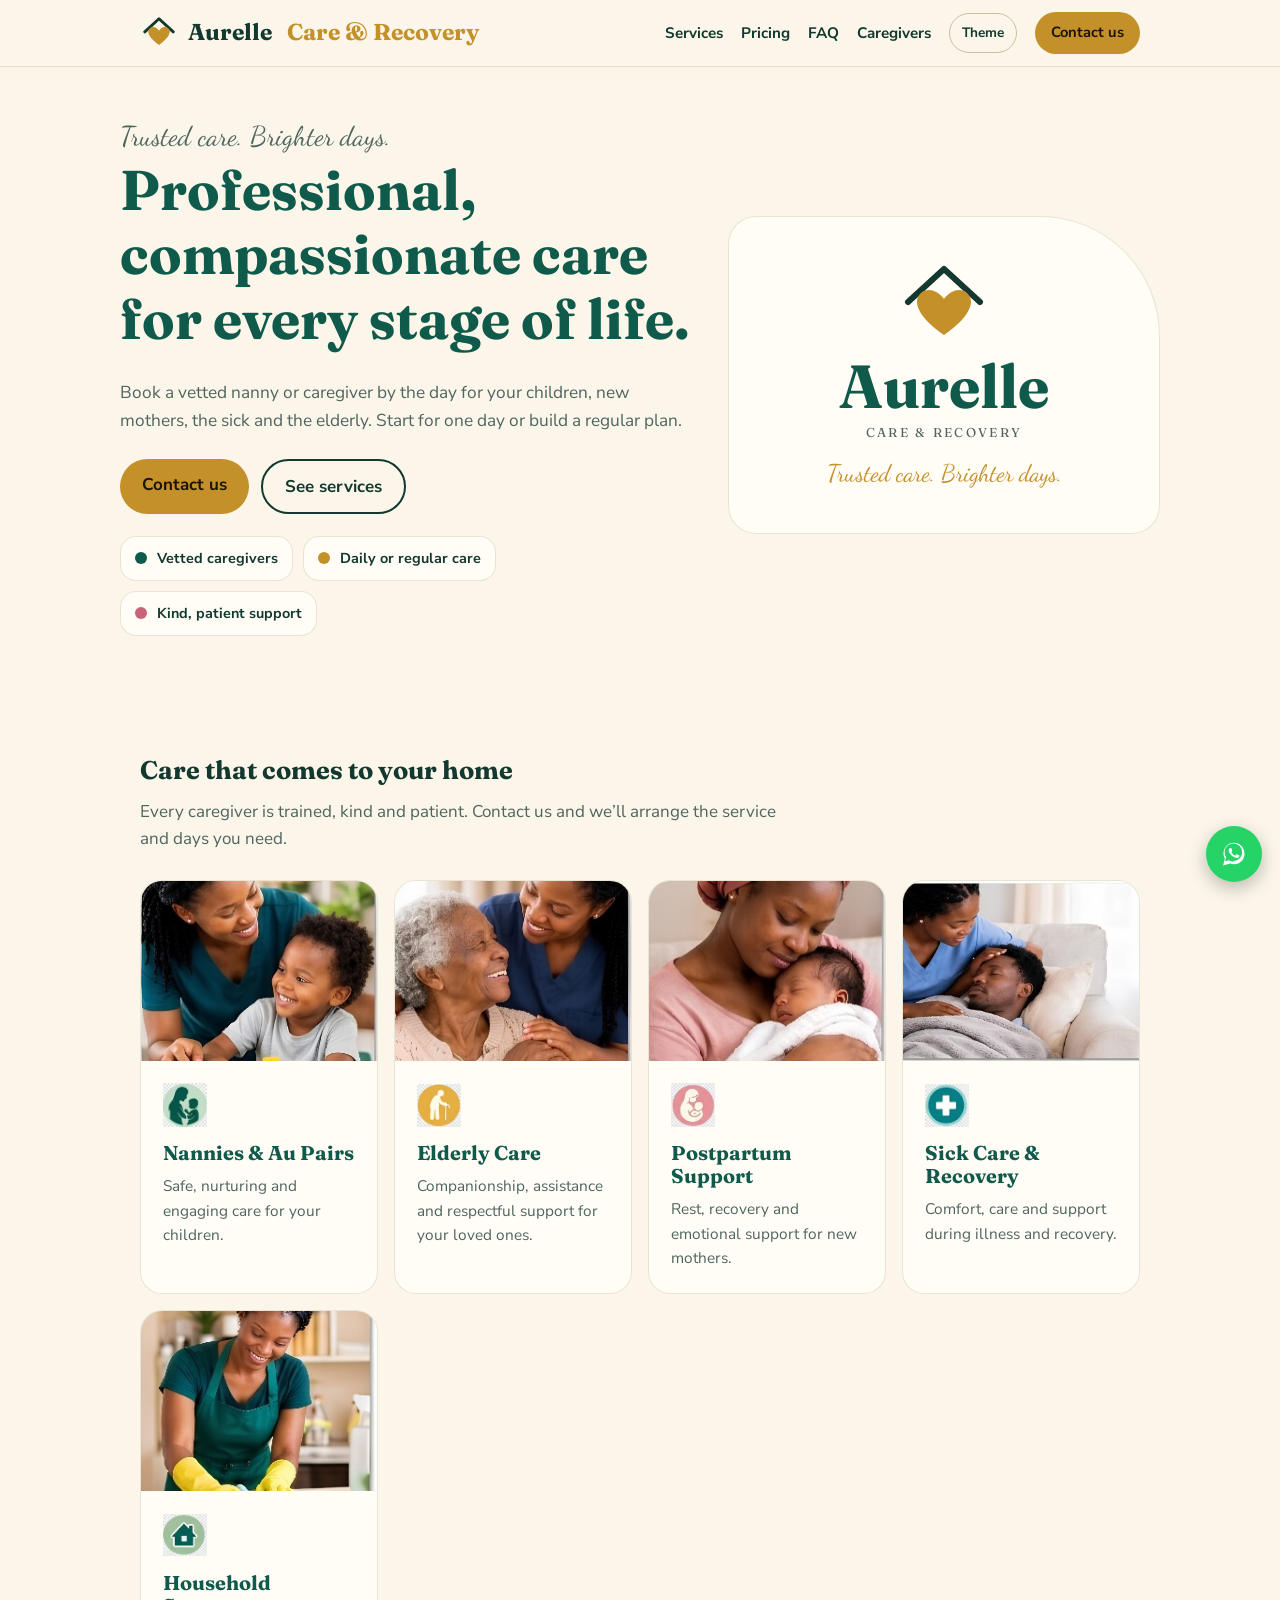
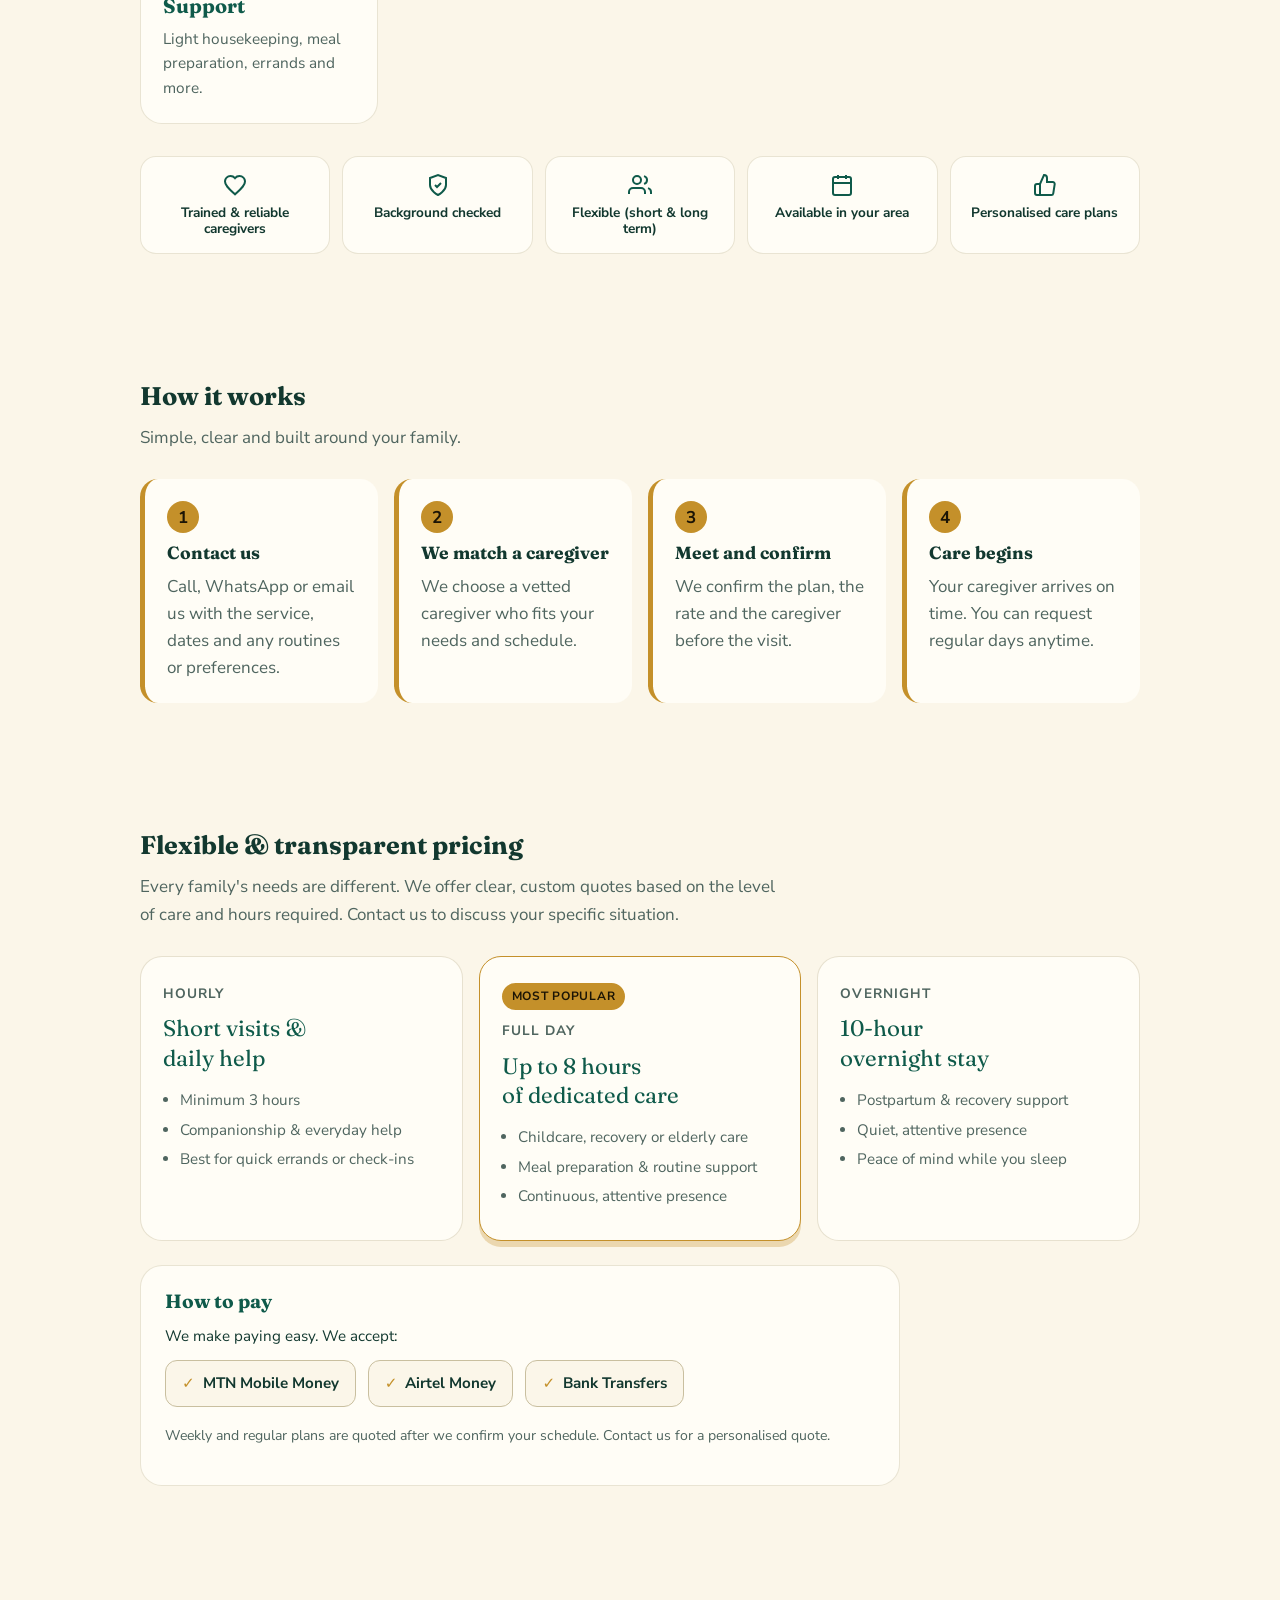
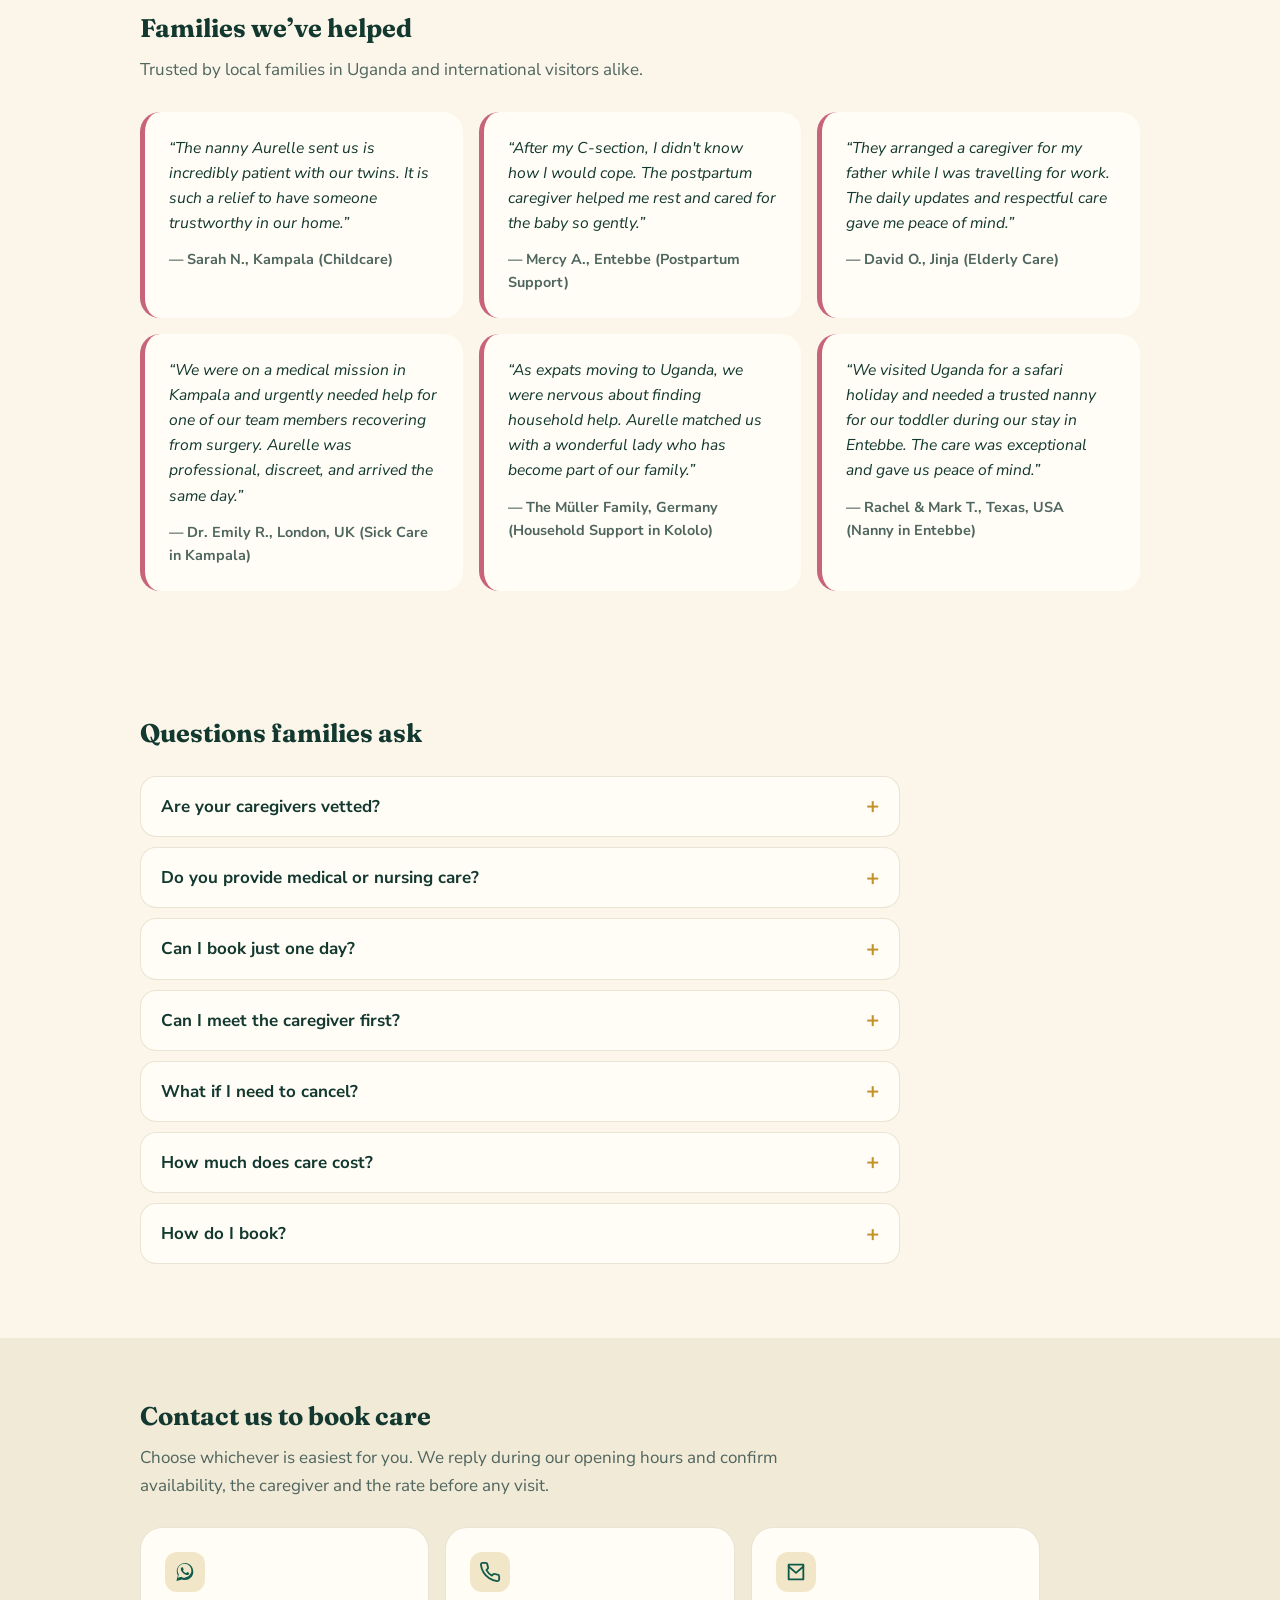
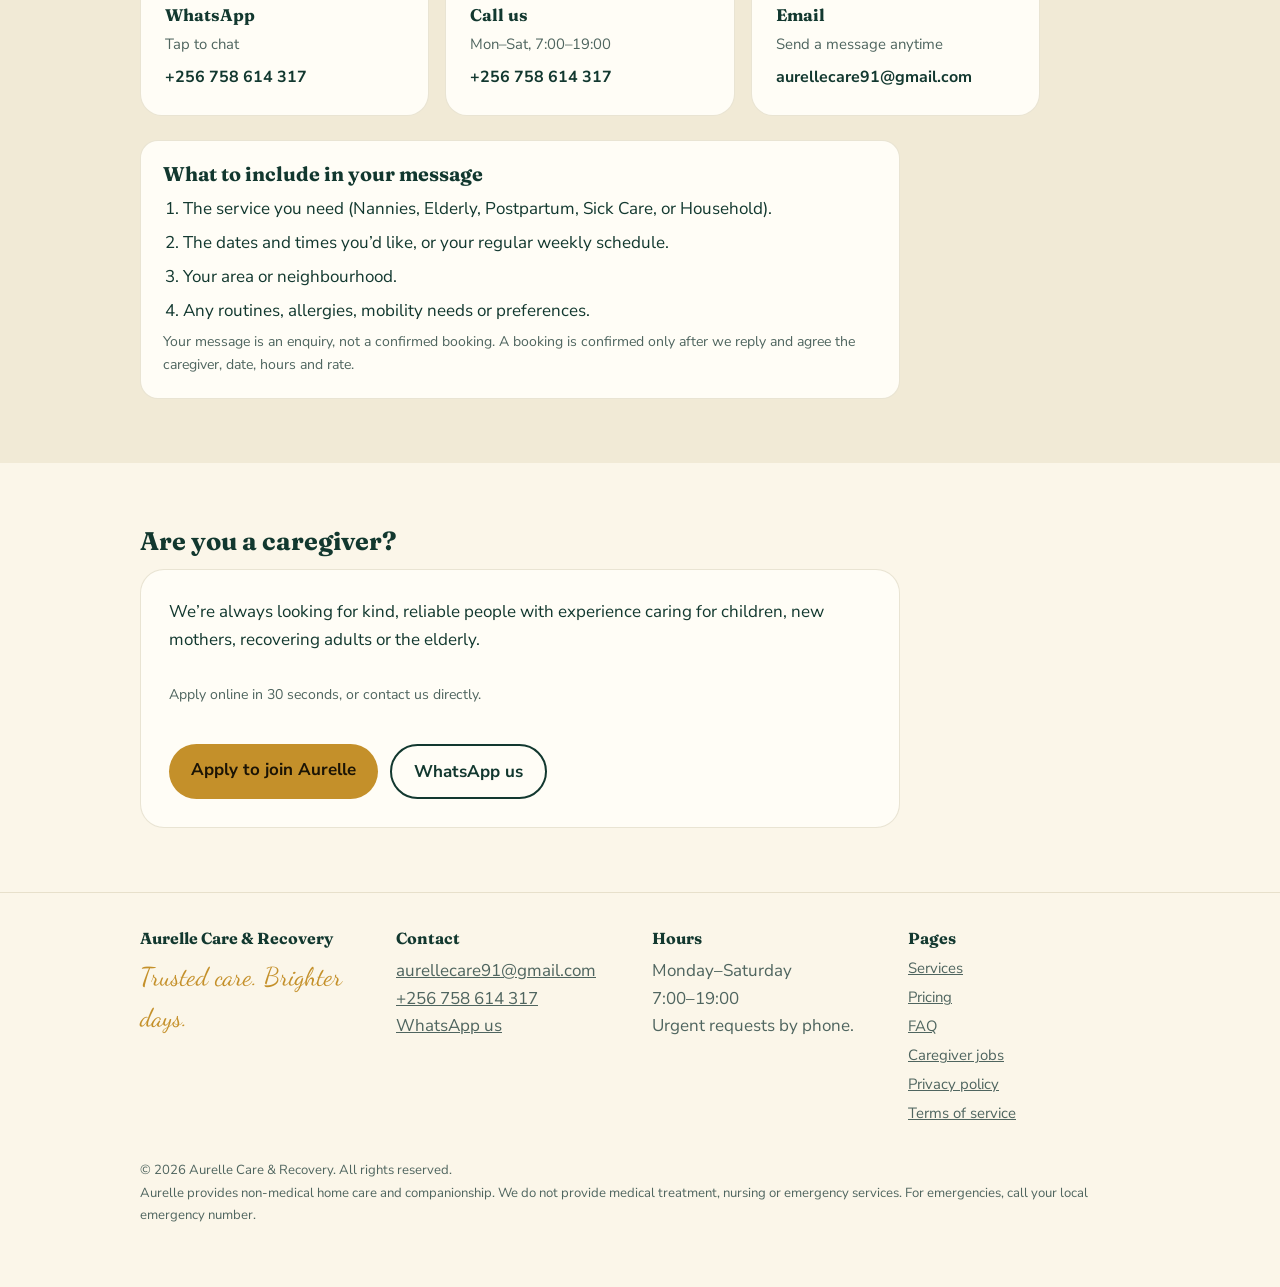
<file: index.html>
<!DOCTYPE html>
<html lang="en">
<head>
<meta charset="utf-8">
<meta name="viewport" content="width=device-width, initial-scale=1, viewport-fit=cover">
<title>Aurelle Care &amp; Recovery | Trusted Daily Caregivers</title>
<meta name="description" content="Book vetted, compassionate caregivers by the day for children, new mothers, recovery, illness and elderly care. Call, WhatsApp or email to arrange care.">
<meta name="theme-color" content="#0f5a4a">
<link rel="canonical" href="https://aurellecarerecovery.care/">
<meta property="og:title" content="Aurelle Care &amp; Recovery">
<meta property="og:description" content="Professional, compassionate care for every stage of life.">
<meta property="og:type" content="website">
<meta property="og:url" content="https://aurellecarerecovery.care/">
<link rel="preconnect" href="https://fonts.googleapis.com">
<link rel="preconnect" href="https://fonts.gstatic.com" crossorigin>
<link href="https://fonts.googleapis.com/css2?family=Fraunces:wght@600;700&family=Dancing+Script:wght@600;700&family=Nunito+Sans:wght@400;600;700&display=swap" rel="stylesheet">
<link rel="stylesheet" href="styles.css">
<script type="application/ld+json">
{
  "@context":"https://schema.org",
  "@type":"LocalBusiness",
  "name":"Aurelle Care & Recovery",
  "url":"https://aurellecarerecovery.care",
  "description":"Daily caregiver and recovery support for children, new mothers, the sick and the elderly.",
  "email":"aurellecare91@gmail.com",
  "telephone":"+256758614317",
  "priceRange":"$$"
}
</script>
</head>
<body>
<a class="skip" href="#main">Skip to content</a>

<header>
  <div class="header-inner">
    <a class="brand" href="index.html" aria-label="Aurelle Care and Recovery home">
      <svg width="38" height="38" viewBox="0 0 64 64" aria-hidden="true">
        <path d="M8 30 32 8l24 22" fill="none" stroke="currentColor" stroke-width="5" stroke-linecap="round" stroke-linejoin="round"/>
        <path d="M32 52C16 41 14 33 14 30c0-5 4-8 8-8 4 0 8 3 10 6 2-3 6-6 10-6 4 0 8 3 8 8 0 3-2 11-18 22z" fill="#c4902a"/>
      </svg>
      Aurelle<b>&nbsp;Care &amp; Recovery</b>
    </a>
    <nav aria-label="Main navigation">
      <a href="#services">Services</a>
      <a href="#pricing">Pricing</a>
      <a href="#faq">FAQ</a>
      <a href="careers.html">Caregivers</a>
      <button class="theme-btn" type="button" id="themeBtn" aria-label="Toggle dark mode">Theme</button>
      <a class="btn small" href="#contact">Contact us</a>
    </nav>
  </div>
</header>

<main id="main">

  <!-- HERO SECTION -->
  <div class="wrap hero">
    <div>
      <p class="script" style="font-size:1.7rem;margin:0">Trusted care. Brighter days.</p>
      <h1>Professional, compassionate care for every stage of life.</h1>
      <p>Book a vetted nanny or caregiver by the day for your children, new mothers, the sick and the elderly. Start for one day or build a regular plan.</p>
      <div class="cta">
        <a class="btn" href="#contact">Contact us</a>
        <a class="btn alt" href="#services">See services</a>
      </div>
      <div class="chips">
        <span class="chip"><i style="background:var(--green)"></i>Vetted caregivers</span>
        <span class="chip"><i style="background:var(--gold)"></i>Daily or regular care</span>
        <span class="chip"><i style="background:var(--rose)"></i>Kind, patient support</span>
      </div>
    </div>
    <div class="hero-art" aria-label="Aurelle Care and Recovery">
      <svg viewBox="0 0 64 64" width="96" height="96" aria-hidden="true">
        <path d="M8 30 32 8l24 22" fill="none" stroke="currentColor" stroke-width="4" stroke-linecap="round" stroke-linejoin="round"/>
        <path d="M32 52C16 41 14 33 14 30c0-5 4-8 8-8 4 0 8 3 10 6 2-3 6-6 10-6 4 0 8 3 8 8 0 3-2 11-18 22z" fill="#c4902a"/>
      </svg>
      <div class="wm">Aurelle</div>
      <div class="wm2">Care &amp; Recovery</div>
      <div class="script" style="font-size:1.5rem">Trusted care. Brighter days.</div>
    </div>
  </div>

  <!-- SERVICES SECTION -->
  <section id="services">
    <div class="wrap">
      <h2>Care that comes to your home</h2>
      <p class="sub">Every caregiver is trained, kind and patient. Contact us and we’ll arrange the service and days you need.</p>
      <div class="grid">
        
        <article class="svc">
          <img src="images/childcare.jpg" alt="Nanny playing with a child" class="svc-img">
          <div class="svc-content">
            <img src="images/icon-nanny.png" alt="" class="svc-icon">
            <h3>Nannies &amp; Au Pairs</h3>
            <p>Safe, nurturing and engaging care for your children.</p>
          </div>
        </article>

        <article class="svc">
          <img src="images/elderly.jpg" alt="Caregiver with an elderly woman" class="svc-img">
          <div class="svc-content">
            <img src="images/icon-elderly.png" alt="" class="svc-icon">
            <h3>Elderly Care</h3>
            <p>Companionship, assistance and respectful support for your loved ones.</p>
          </div>
        </article>

        <article class="svc">
          <img src="images/postpartum.jpg" alt="Mother holding her newborn baby" class="svc-img">
          <div class="svc-content">
            <img src="images/icon-postpartum.png" alt="" class="svc-icon">
            <h3>Postpartum Support</h3>
            <p>Rest, recovery and emotional support for new mothers.</p>
          </div>
        </article>

        <article class="svc">
          <img src="images/sickcare.jpg" alt="Caregiver supporting a sick person" class="svc-img">
          <div class="svc-content">
            <img src="images/icon-sickcare.png" alt="" class="svc-icon">
            <h3>Sick Care &amp; Recovery</h3>
            <p>Comfort, care and support during illness and recovery.</p>
          </div>
        </article>

        <article class="svc">
          <img src="images/household.jpg" alt="Caregiver providing household support" class="svc-img">
          <div class="svc-content">
            <img src="images/icon-household.png" alt="" class="svc-icon">
            <h3>Household Support</h3>
            <p>Light housekeeping, meal preparation, errands and more.</p>
          </div>
        </article>

      </div>

      <!-- Trust Badges -->
      <div class="trust-badges">
        <div class="badge-item">
          <svg viewBox="0 0 24 24" fill="none" stroke="currentColor" stroke-width="2"><path d="M12 21.35l-1.45-1.32C5.4 15.36 2 12.28 2 8.5 2 5.42 4.42 3 7.5 3c1.74 0 3.41.81 4.5 2.09C13.09 3.81 14.76 3 16.5 3 19.58 3 22 5.42 22 8.5c0 3.78-3.4 6.86-8.55 11.54L12 21.35z"/></svg>
          <span>Trained &amp; reliable caregivers</span>
        </div>
        <div class="badge-item">
          <svg viewBox="0 0 24 24" fill="none" stroke="currentColor" stroke-width="2"><path d="M12 22s8-4 8-10V5l-8-3-8 3v7c0 6 8 10 8 10z"/><path d="M9 12l2 2 4-4"/></svg>
          <span>Background checked</span>
        </div>
        <div class="badge-item">
          <svg viewBox="0 0 24 24" fill="none" stroke="currentColor" stroke-width="2"><path d="M17 21v-2a4 4 0 0 0-4-4H5a4 4 0 0 0-4 4v2"/><circle cx="9" cy="7" r="4"/><path d="M23 21v-2a4 4 0 0 0-3-3.87"/><path d="M16 3.13a4 4 0 0 1 0 7.75"/></svg>
          <span>Flexible (short &amp; long term)</span>
        </div>
        <div class="badge-item">
          <svg viewBox="0 0 24 24" fill="none" stroke="currentColor" stroke-width="2"><rect x="3" y="4" width="18" height="18" rx="2" ry="2"/><line x1="16" y1="2" x2="16" y2="6"/><line x1="8" y1="2" x2="8" y2="6"/><line x1="3" y1="10" x2="21" y2="10"/></svg>
          <span>Available in your area</span>
        </div>
        <div class="badge-item">
          <svg viewBox="0 0 24 24" fill="none" stroke="currentColor" stroke-width="2"><path d="M14 9V5a3 3 0 0 0-3-3l-4 9v11h11.28a2 2 0 0 0 2-1.7l1.38-9a2 2 0 0 0-2-2.3zM7 22H4a2 2 0 0 1-2-2v-7a2 2 0 0 1 2-2h3"/></svg>
          <span>Personalised care plans</span>
        </div>
      </div>

    </div>
  </section>

  <!-- HOW IT WORKS -->
  <section id="how">
    <div class="wrap">
      <h2>How it works</h2>
      <p class="sub">Simple, clear and built around your family.</p>
      <div class="steps">
        <div><h3>Contact us</h3><p>Call, WhatsApp or email us with the service, dates and any routines or preferences.</p></div>
        <div><h3>We match a caregiver</h3><p>We choose a vetted caregiver who fits your needs and schedule.</p></div>
        <div><h3>Meet and confirm</h3><p>We confirm the plan, the rate and the caregiver before the visit.</p></div>
        <div><h3>Care begins</h3><p>Your caregiver arrives on time. You can request regular days anytime.</p></div>
      </div>
    </div>
  </section>

  <!-- PRICING SECTION (No exact prices) -->
  <section id="pricing">
    <div class="wrap">
      <h2>Flexible &amp; transparent pricing</h2>
      <p class="sub">Every family's needs are different. We offer clear, custom quotes based on the level of care and hours required. Contact us to discuss your specific situation.</p>
      
      <div class="pricing">
        <!-- Hourly -->
        <div class="price">
          <span class="unit">Hourly</span>
          <div class="amount" style="font-size:1.4rem; line-height:1.3;">Short visits &amp;<br>daily help</div>
          <ul>
            <li>Minimum 3 hours</li>
            <li>Companionship &amp; everyday help</li>
            <li>Best for quick errands or check-ins</li>
          </ul>
        </div>

        <!-- Full Day -->
        <div class="price featured">
          <span class="badge">Most popular</span>
          <span class="unit">Full day</span>
          <div class="amount" style="font-size:1.4rem; line-height:1.3;">Up to 8 hours<br>of dedicated care</div>
          <ul>
            <li>Childcare, recovery or elderly care</li>
            <li>Meal preparation &amp; routine support</li>
            <li>Continuous, attentive presence</li>
          </ul>
        </div>

        <!-- Overnight -->
        <div class="price">
          <span class="unit">Overnight</span>
          <div class="amount" style="font-size:1.4rem; line-height:1.3;">10-hour<br>overnight stay</div>
          <ul>
            <li>Postpartum &amp; recovery support</li>
            <li>Quiet, attentive presence</li>
            <li>Peace of mind while you sleep</li>
          </ul>
        </div>
      </div>

      <!-- Payment Methods -->
      <div class="payment-box">
        <h3>How to pay</h3>
        <p style="font-size:0.95rem; margin-bottom:12px;">We make paying easy. We accept:</p>
        <div class="payment-list">
          <div class="pay-item">MTN Mobile Money</div>
          <div class="pay-item">Airtel Money</div>
          <div class="pay-item">Bank Transfers</div>
        </div>
        <p class="price-note">Weekly and regular plans are quoted after we confirm your schedule. Contact us for a personalised quote.</p>
      </div>
      
    </div>
  </section>

  <!-- REVIEWS / TESTIMONIALS -->
  <section id="stories">
    <div class="wrap">
      <h2>Families we’ve helped</h2>
      <p class="sub">Trusted by local families in Uganda and international visitors alike.</p>
      <div class="quotes">
        
        <!-- Local Ugandan Reviews -->
        <blockquote>
          <p>“The nanny Aurelle sent us is incredibly patient with our twins. It is such a relief to have someone trustworthy in our home.”</p>
          <footer>— Sarah N., Kampala (Childcare)</footer>
        </blockquote>
        
        <blockquote>
          <p>“After my C-section, I didn't know how I would cope. The postpartum caregiver helped me rest and cared for the baby so gently.”</p>
          <footer>— Mercy A., Entebbe (Postpartum Support)</footer>
        </blockquote>

        <blockquote>
          <p>“They arranged a caregiver for my father while I was travelling for work. The daily updates and respectful care gave me peace of mind.”</p>
          <footer>— David O., Jinja (Elderly Care)</footer>
        </blockquote>

        <!-- International Reviews (Visiting/Living in Uganda) -->
        <blockquote>
          <p>“We were on a medical mission in Kampala and urgently needed help for one of our team members recovering from surgery. Aurelle was professional, discreet, and arrived the same day.”</p>
          <footer>— Dr. Emily R., London, UK (Sick Care in Kampala)</footer>
        </blockquote>

        <blockquote>
          <p>“As expats moving to Uganda, we were nervous about finding household help. Aurelle matched us with a wonderful lady who has become part of our family.”</p>
          <footer>— The Müller Family, Germany (Household Support in Kololo)</footer>
        </blockquote>

        <blockquote>
          <p>“We visited Uganda for a safari holiday and needed a trusted nanny for our toddler during our stay in Entebbe. The care was exceptional and gave us peace of mind.”</p>
          <footer>— Rachel &amp; Mark T., Texas, USA (Nanny in Entebbe)</footer>
        </blockquote>

      </div>
    </div>
  </section>

  <!-- FAQ SECTION -->
  <section id="faq">
    <div class="wrap">
      <h2>Questions families ask</h2>
      <div class="faq">
        <details><summary>Are your caregivers vetted?</summary><p>Yes. Every caregiver completes an identity check, background check, reference checks, and an in-person interview before their first booking.</p></details>
        <details><summary>Do you provide medical or nursing care?</summary><p>No. Aurelle provides non-medical home care: companionship, supervision, routines and everyday help. We do not give medication, clinical treatment or emergency services.</p></details>
        <details><summary>Can I book just one day?</summary><p>Yes. One day is the most common way families start. You can request regular days later with the same caregiver when available.</p></details>
        <details><summary>Can I meet the caregiver first?</summary><p>Yes. For regular plans we arrange a short introduction before the first booking. For same-day requests we share the caregiver’s profile and experience by phone or email.</p></details>
        <details><summary>What if I need to cancel?</summary><p>Cancellations made more than 24 hours before the visit are free. Later cancellations may incur a fee — see our <a href="terms.html">terms of service</a>.</p></details>
        <details><summary>How much does care cost?</summary><p>Pricing depends on the type of care and the hours you need. We provide a clear, custom quote before any booking is confirmed. There are no hidden fees. We accept MTN Mobile Money, Airtel Money, and Bank Transfers.</p></details>
        <details><summary>How do I book?</summary><p>Contact us by phone, WhatsApp or email. We’ll reply to confirm availability, the caregiver and the rate before the visit.</p></details>
      </div>
    </div>
  </section>

  <!-- CONTACT SECTION -->
  <section id="contact" class="book">
    <div class="wrap">
      <h2>Contact us to book care</h2>
      <p class="sub">Choose whichever is easiest for you. We reply during our opening hours and confirm availability, the caregiver and the rate before any visit.</p>

      <div class="contact-grid">
        <a class="contact-card" href="https://wa.me/256758614317?text=Hello%20Aurelle%2C%20I%27d%20like%20to%20arrange%20care." target="_blank" rel="noopener">
          <span class="ico" aria-hidden="true">
            <svg viewBox="0 0 32 32" width="22" height="22" fill="currentColor"><path d="M16.04 3C9.4 3 4 8.4 4 15.04c0 2.13.56 4.21 1.62 6.04L3.5 29l8.14-2.13a12 12 0 0 0 4.4.82h.01c6.63 0 12.03-5.4 12.03-12.04C28.08 8.4 22.68 3 16.04 3zm0 21.7h-.01a10 10 0 0 1-5.09-1.39l-.37-.22-4.83 1.27 1.29-4.71-.24-.38a9.93 9.93 0 0 1-1.52-5.3c0-5.51 4.49-10 10.02-10 2.67 0 5.18 1.04 7.07 2.93a9.94 9.94 0 0 1 2.93 7.08c0 5.51-4.49 10-10.02 10zm5.5-7.49c-.3-.15-1.78-.88-2.06-.98-.28-.1-.48-.15-.68.15-.2.3-.78.98-.96 1.18-.18.2-.35.22-.65.07-.3-.15-1.26-.46-2.4-1.48-.89-.79-1.49-1.77-1.66-2.07-.18-.3-.02-.46.13-.61.13-.13.3-.35.45-.52.15-.18.2-.3.3-.5.1-.2.05-.38-.02-.53-.08-.15-.68-1.63-.93-2.23-.24-.58-.49-.5-.68-.51l-.58-.01c-.2 0-.53.08-.8.38-.28.3-1.05 1.03-1.05 2.5 0 1.48 1.08 2.9 1.23 3.1.15.2 2.12 3.24 5.13 4.54.72.31 1.28.5 1.71.63.72.23 1.37.2 1.89.12.58-.09 1.78-.73 2.03-1.43.25-.7.25-1.3.18-1.43-.08-.13-.28-.2-.58-.35z"/></svg>
          </span>
          <h3>WhatsApp</h3>
          <p>Tap to chat</p>
          <strong>+256 758 614 317</strong>
        </a>

        <a class="contact-card" href="tel:+256758614317">
          <span class="ico" aria-hidden="true">
            <svg viewBox="0 0 24 24" width="22" height="22" fill="none" stroke="currentColor" stroke-width="2" stroke-linecap="round" stroke-linejoin="round"><path d="M22 16.92v3a2 2 0 0 1-2.18 2 19.79 19.79 0 0 1-8.63-3.07 19.5 19.5 0 0 1-6-6A19.79 19.79 0 0 1 2.12 4.18 2 2 0 0 1 4.11 2h3a2 2 0 0 1 2 1.72c.13.96.36 1.9.7 2.81a2 2 0 0 1-.45 2.11L8.09 9.91a16 16 0 0 0 6 6l1.27-1.27a2 2 0 0 1 2.11-.45c.91.34 1.85.57 2.81.7A2 2 0 0 1 22 16.92z"/></svg>
          </span>
          <h3>Call us</h3>
          <p>Mon–Sat, 7:00–19:00</p>
          <strong>+256 758 614 317</strong>
        </a>

        <a class="contact-card" href="mailto:aurellecare91@gmail.com?subject=Care%20booking%20request">
          <span class="ico" aria-hidden="true">
            <svg viewBox="0 0 24 24" width="22" height="22" fill="none" stroke="currentColor" stroke-width="2" stroke-linecap="round" stroke-linejoin="round"><path d="M4 4h16v16H4z"/><path d="m4 6 8 7 8-7"/></svg>
          </span>
          <h3>Email</h3>
          <p>Send a message anytime</p>
          <strong>aurellecare91@gmail.com</strong>
        </a>
      </div>

      <div class="howto">
        <h3>What to include in your message</h3>
        <ol>
          <li>The service you need (Nannies, Elderly, Postpartum, Sick Care, or Household).</li>
          <li>The dates and times you’d like, or your regular weekly schedule.</li>
          <li>Your area or neighbourhood.</li>
          <li>Any routines, allergies, mobility needs or preferences.</li>
        </ol>
        <p class="note">Your message is an enquiry, not a confirmed booking. A booking is confirmed only after we reply and agree the caregiver, date, hours and rate.</p>
      </div>
    </div>
  </section>

  <!-- CAREGIVER JOIN SECTION -->
  <section id="join" class="join">
    <div class="wrap">
      <h2>Are you a caregiver?</h2>
      <div class="join-card">
        <p>We’re always looking for kind, reliable people with experience caring for children, new mothers, recovering adults or the elderly.</p>
        <p class="note">Apply online in 30 seconds, or contact us directly.</p>
        <div class="cta">
          <a class="btn" href="careers.html">Apply to join Aurelle</a>
          <a class="btn alt" href="https://wa.me/256758614317?text=Hello%20Aurelle%2C%20I%27d%20like%20to%20apply%20as%20a%20caregiver." target="_blank" rel="noopener">WhatsApp us</a>
        </div>
      </div>
    </div>
  </section>

</main>

<!-- FLOATING WHATSAPP BUTTON -->
<a class="wa-fab" href="https://wa.me/256758614317?text=Hello%20Aurelle%2C%20I%27d%20like%20to%20arrange%20care." target="_blank" rel="noopener" aria-label="Chat with Aurelle on WhatsApp">
  <svg viewBox="0 0 32 32" width="28" height="28" fill="currentColor" aria-hidden="true"><path d="M16.04 3C9.4 3 4 8.4 4 15.04c0 2.13.56 4.21 1.62 6.04L3.5 29l8.14-2.13a12 12 0 0 0 4.4.82h.01c6.63 0 12.03-5.4 12.03-12.04C28.08 8.4 22.68 3 16.04 3zm0 21.7h-.01a10 10 0 0 1-5.09-1.39l-.37-.22-4.83 1.27 1.29-4.71-.24-.38a9.93 9.93 0 0 1-1.52-5.3c0-5.51 4.49-10 10.02-10 2.67 0 5.18 1.04 7.07 2.93a9.94 9.94 0 0 1 2.93 7.08c0 5.51-4.49 10-10.02 10zm5.5-7.49c-.3-.15-1.78-.88-2.06-.98-.28-.1-.48-.15-.68.15-.2.3-.78.98-.96 1.18-.18.2-.35.22-.65.07-.3-.15-1.26-.46-2.4-1.48-.89-.79-1.49-1.77-1.66-2.07-.18-.3-.02-.46.13-.61.13-.13.3-.35.45-.52.15-.18.2-.3.3-.5.1-.2.05-.38-.02-.53-.08-.15-.68-1.63-.93-2.23-.24-.58-.49-.5-.68-.51l-.58-.01c-.2 0-.53.08-.8.38-.28.3-1.05 1.03-1.05 2.5 0 1.48 1.08 2.9 1.23 3.1.15.2 2.12 3.24 5.13 4.54.72.31 1.28.5 1.71.63.72.23 1.37.2 1.89.12.58-.09 1.78-.73 2.03-1.43.25-.7.25-1.3.18-1.43-.08-.13-.28-.2-.58-.35z"/></svg>
</a>

<footer>
  <div class="wrap">
    <div class="footer-grid">
      <div>
        <h3>Aurelle Care &amp; Recovery</h3>
        <p class="script">Trusted care. Brighter days.</p>
      </div>
      <div>
        <h3>Contact</h3>
        <p>
          <a href="mailto:aurellecare91@gmail.com">aurellecare91@gmail.com</a><br>
          <a href="tel:+256758614317">+256 758 614 317</a><br>
          <a href="https://wa.me/256758614317?text=Hello%20Aurelle%2C%20I%27d%20like%20to%20arrange%20care." target="_blank" rel="noopener">WhatsApp us</a>
        </p>
      </div>
      <div>
        <h3>Hours</h3>
        <p>Monday–Saturday<br>7:00–19:00<br>Urgent requests by phone.</p>
      </div>
      <div>
        <h3>Pages</h3>
        <ul>
          <li><a href="index.html#services">Services</a></li>
          <li><a href="index.html#pricing">Pricing</a></li>
          <li><a href="index.html#faq">FAQ</a></li>
          <li><a href="careers.html">Caregiver jobs</a></li>
          <li><a href="privacy.html">Privacy policy</a></li>
          <li><a href="terms.html">Terms of service</a></li>
        </ul>
      </div>
    </div>
    <p class="fine">
      © <span id="year"></span> Aurelle Care &amp; Recovery. All rights reserved.<br>
      Aurelle provides non-medical home care and companionship. We do not provide medical treatment, nursing or emergency services. For emergencies, call your local emergency number.
    </p>
  </div>
</footer>

<script src="app.js"></script>
</body>
</html>
</file>
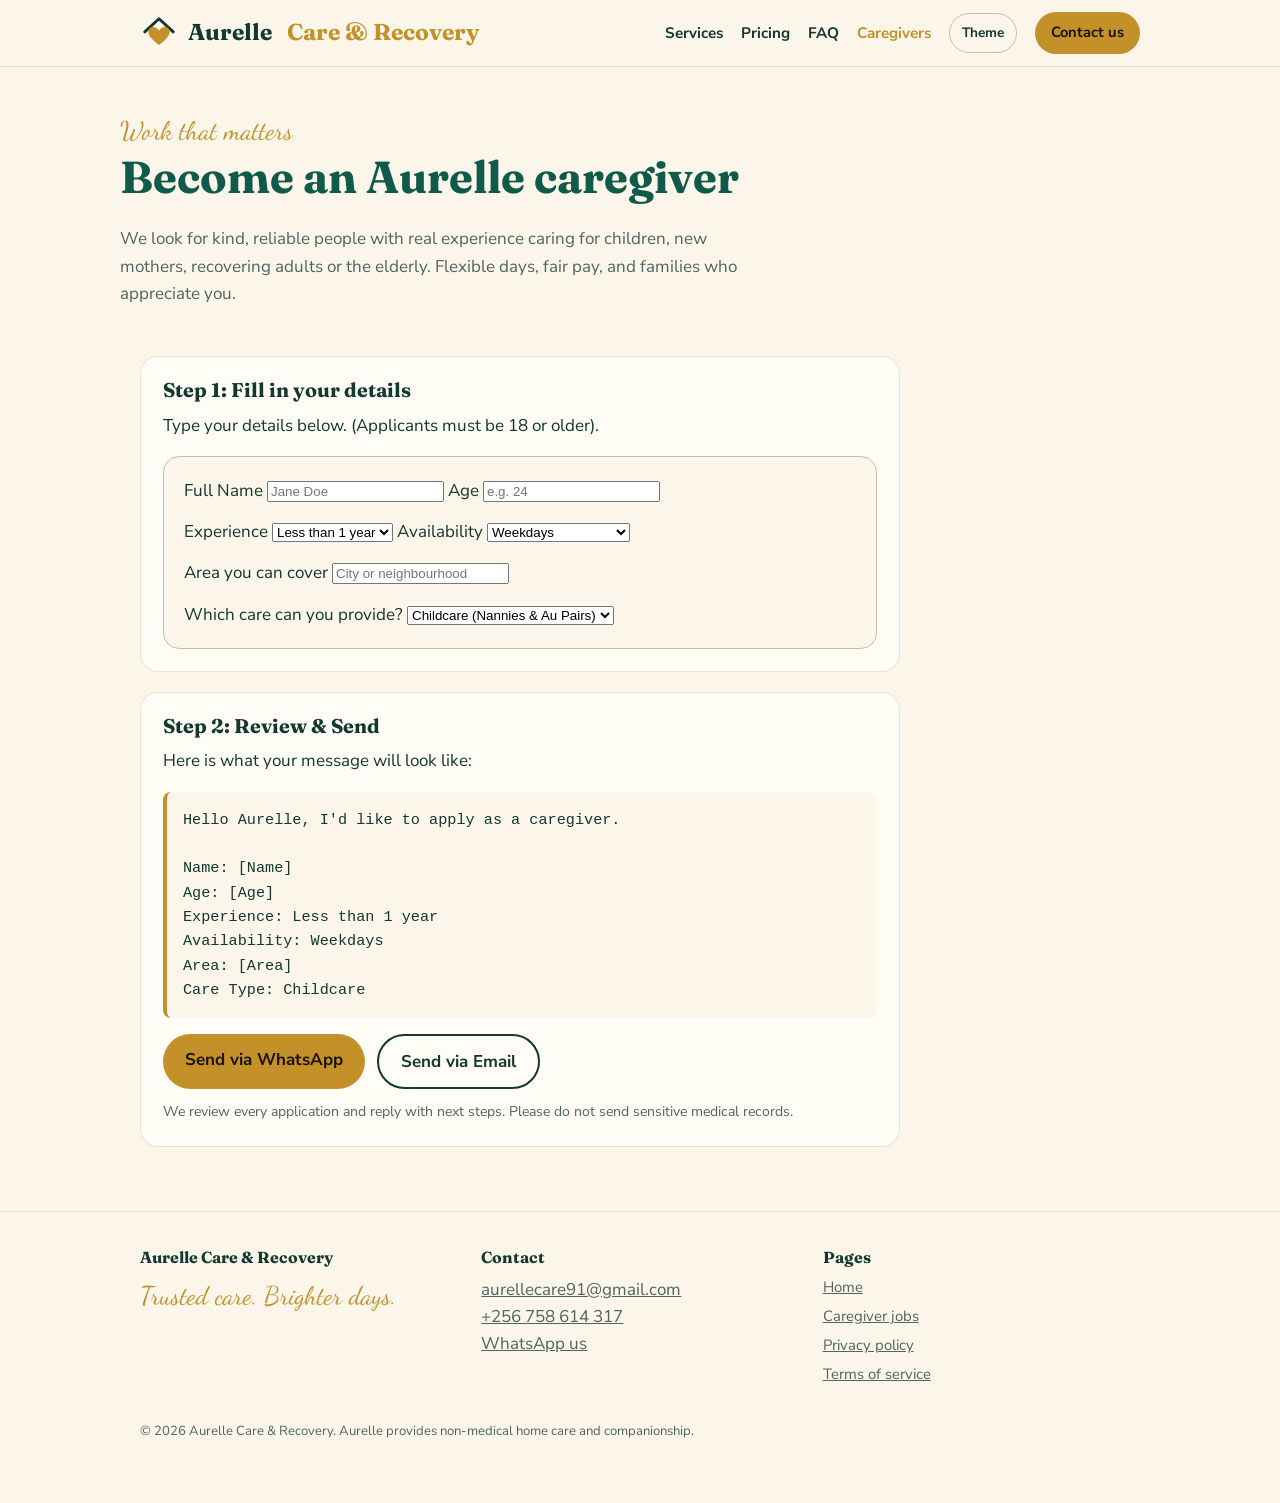
<file: careers.html>
<!DOCTYPE html>
<html lang="en">
<head>
<meta charset="utf-8">
<meta name="viewport" content="width=device-width, initial-scale=1, viewport-fit=cover">
<title>Caregiver Jobs | Aurelle Care &amp; Recovery</title>
<meta name="description" content="Apply to become an Aurelle caregiver. We're looking for kind, reliable people with experience caring for children, new mothers, recovering adults and the elderly.">
<link rel="canonical" href="https://aurellecarerecovery.care/careers.html">
<link rel="preconnect" href="https://fonts.googleapis.com">
<link rel="preconnect" href="https://fonts.gstatic.com" crossorigin>
<link href="https://fonts.googleapis.com/css2?family=Fraunces:wght@600;700&family=Dancing+Script:wght@600;700&family=Nunito+Sans:wght@400;600;700&display=swap" rel="stylesheet">
<link rel="stylesheet" href="styles.css">
</head>
<body>
<a class="skip" href="#main">Skip to content</a>

<header>
  <div class="header-inner">
    <a class="brand" href="index.html" aria-label="Aurelle Care and Recovery home">
      <svg width="38" height="38" viewBox="0 0 64 64" aria-hidden="true">
        <path d="M8 30 32 8l24 22" fill="none" stroke="currentColor" stroke-width="5" stroke-linecap="round" stroke-linejoin="round"/>
        <path d="M32 52C16 41 14 33 14 30c0-5 4-8 8-8 4 0 8 3 10 6 2-3 6-6 10-6 4 0 8 3 8 8 0 3-2 11-18 22z" fill="#c4902a"/>
      </svg>
      Aurelle<b>&nbsp;Care &amp; Recovery</b>
    </a>
    <nav aria-label="Main navigation">
      <a href="index.html#services">Services</a>
      <a href="index.html#pricing">Pricing</a>
      <a href="index.html#faq">FAQ</a>
      <a href="careers.html" aria-current="page">Caregivers</a>
      <button class="theme-btn" type="button" id="themeBtn" aria-label="Toggle dark mode">Theme</button>
      <a class="btn small" href="index.html#contact">Contact us</a>
    </nav>
  </div>
</header>

<main id="main">
  <div class="wrap page-hero">
    <p class="script" style="font-size:1.6rem;margin:0">Work that matters</p>
    <h1>Become an Aurelle caregiver</h1>
    <p class="sub">We look for kind, reliable people with real experience caring for children, new mothers, recovering adults or the elderly. Flexible days, fair pay, and families who appreciate you.</p>
  </div>

  <div class="wrap" style="padding-bottom:64px">
    
    <div class="howto" style="max-width:760px">
      <h3>Step 1: Fill in your details</h3>
      <p>Type your details below. (Applicants must be 18 or older).</p>

      <div style="display:grid; gap:14px; background:var(--bg); padding:20px; border-radius:16px; border:1px solid var(--line); margin-top:16px;">
        
        <div class="row">
          <label>Full Name
            <input type="text" id="appName" placeholder="Jane Doe" required>
          </label>
          <label>Age
            <input type="number" id="applicantAge" placeholder="e.g. 24" min="18" required>
          </label>
        </div>

        <div class="row">
          <label>Experience
            <select id="appExp">
              <option value="Less than 1 year">Less than 1 year</option>
              <option value="1-3 years">1–3 years</option>
              <option value="3-5 years">3–5 years</option>
              <option value="5+ years">5+ years</option>
            </select>
          </label>
          <label>Availability
            <select id="appAvail">
              <option value="Weekdays">Weekdays</option>
              <option value="Weekends">Weekends</option>
              <option value="Evenings / overnight">Evenings / overnight</option>
              <option value="Flexible">Flexible</option>
            </select>
          </label>
        </div>

        <label>Area you can cover
          <input type="text" id="appArea" placeholder="City or neighbourhood" required>
        </label>

        <label>Which care can you provide?
          <select id="appSkills">
            <option value="Childcare">Childcare (Nannies & Au Pairs)</option>
            <option value="Elderly Care">Elderly Care</option>
            <option value="Postpartum Support">Postpartum Support</option>
            <option value="Sick Care & Recovery">Sick Care & Recovery</option>
            <option value="Household Support">Household Support</option>
          </select>
        </label>

      </div>
    </div>

    <div class="howto" style="max-width:760px;margin-top:20px">
      <h3>Step 2: Review & Send</h3>
      <p>Here is what your message will look like:</p>
      
      <!-- Live Preview Box -->
      <div style="background:var(--bg); border-left:4px solid var(--gold); padding:16px; border-radius:8px; margin:16px 0; font-family:monospace; font-size:0.95rem; white-space:pre-wrap;" id="previewBox">Fill in the form above to see a preview...</div>

      <div class="cta" style="margin-top:16px">
        <a class="btn" id="waApplyBtn" href="#" target="_blank" rel="noopener">Send via WhatsApp</a>
        <a class="btn alt" id="emailApplyBtn" href="#">Send via Email</a>
      </div>
      
      <p class="note" style="margin-top:12px">We review every application and reply with next steps. Please do not send sensitive medical records.</p>
    </div>

  </div>
</main>

<footer>
  <div class="wrap">
    <div class="footer-grid">
      <div>
        <h3>Aurelle Care &amp; Recovery</h3>
        <p class="script">Trusted care. Brighter days.</p>
      </div>
      <div>
        <h3>Contact</h3>
        <p>
          <a href="mailto:aurellecare91@gmail.com">aurellecare91@gmail.com</a><br>
          <a href="tel:+256758614317">+256 758 614 317</a><br>
          <a href="https://wa.me/256758614317" target="_blank" rel="noopener">WhatsApp us</a>
        </p>
      </div>
      <div>
        <h3>Pages</h3>
        <ul>
          <li><a href="index.html">Home</a></li>
          <li><a href="careers.html">Caregiver jobs</a></li>
          <li><a href="privacy.html">Privacy policy</a></li>
          <li><a href="terms.html">Terms of service</a></li>
        </ul>
      </div>
    </div>
    <p class="fine">© <span id="year"></span> Aurelle Care &amp; Recovery. Aurelle provides non-medical home care and companionship.</p>
  </div>
</footer>

<script src="app.js"></script>

<!-- Script to fill the WhatsApp/Email links and show the live preview -->
<script>
  document.addEventListener('DOMContentLoaded', () => {
    const waBtn = document.getElementById('waApplyBtn');
    const emailBtn = document.getElementById('emailApplyBtn');
    const previewBox = document.getElementById('previewBox');

    function updateApp() {
      const name = document.getElementById('appName').value.trim() || '[Name]';
      const age = document.getElementById('applicantAge').value.trim() || '[Age]';
      const exp = document.getElementById('appExp').value;
      const avail = document.getElementById('appAvail').value;
      const area = document.getElementById('appArea').value.trim() || '[Area]';
      const skills = document.getElementById('appSkills').value;

      // 1. Update the Preview Box
      const message = `Hello Aurelle, I'd like to apply as a caregiver.\n\nName: ${name}\nAge: ${age}\nExperience: ${exp}\nAvailability: ${avail}\nArea: ${area}\nCare Type: ${skills}`;
      previewBox.textContent = message;

      // 2. Update the links
      const encodedMsg = encodeURIComponent(message);
      waBtn.href = `https://wa.me/256758614317?text=${encodedMsg}`;
      emailBtn.href = `mailto:aurellecare91@gmail.com?subject=Caregiver Application - ${encodeURIComponent(name)}&body=${encodedMsg}`;
    }

    // Update whenever they type
    document.querySelectorAll('input, select').forEach(el => {
      el.addEventListener('input', updateApp);
      el.addEventListener('change', updateApp);
    });

    // Run once on load
    updateApp();

    // Age check on click
    function checkAge(e) {
      const age = parseInt(document.getElementById('applicantAge').value, 10);
      if (isNaN(age) || age < 18) {
        e.preventDefault();
        alert("You must be 18 years or older to apply as a caregiver.");
      } else if (!document.getElementById('appName').value.trim()) {
        e.preventDefault();
        alert("Please enter your name before sending.");
      }
    }

    waBtn.addEventListener('click', checkAge);
    emailBtn.addEventListener('click', checkAge);
  });
</script>
</body>
</html>
</file>
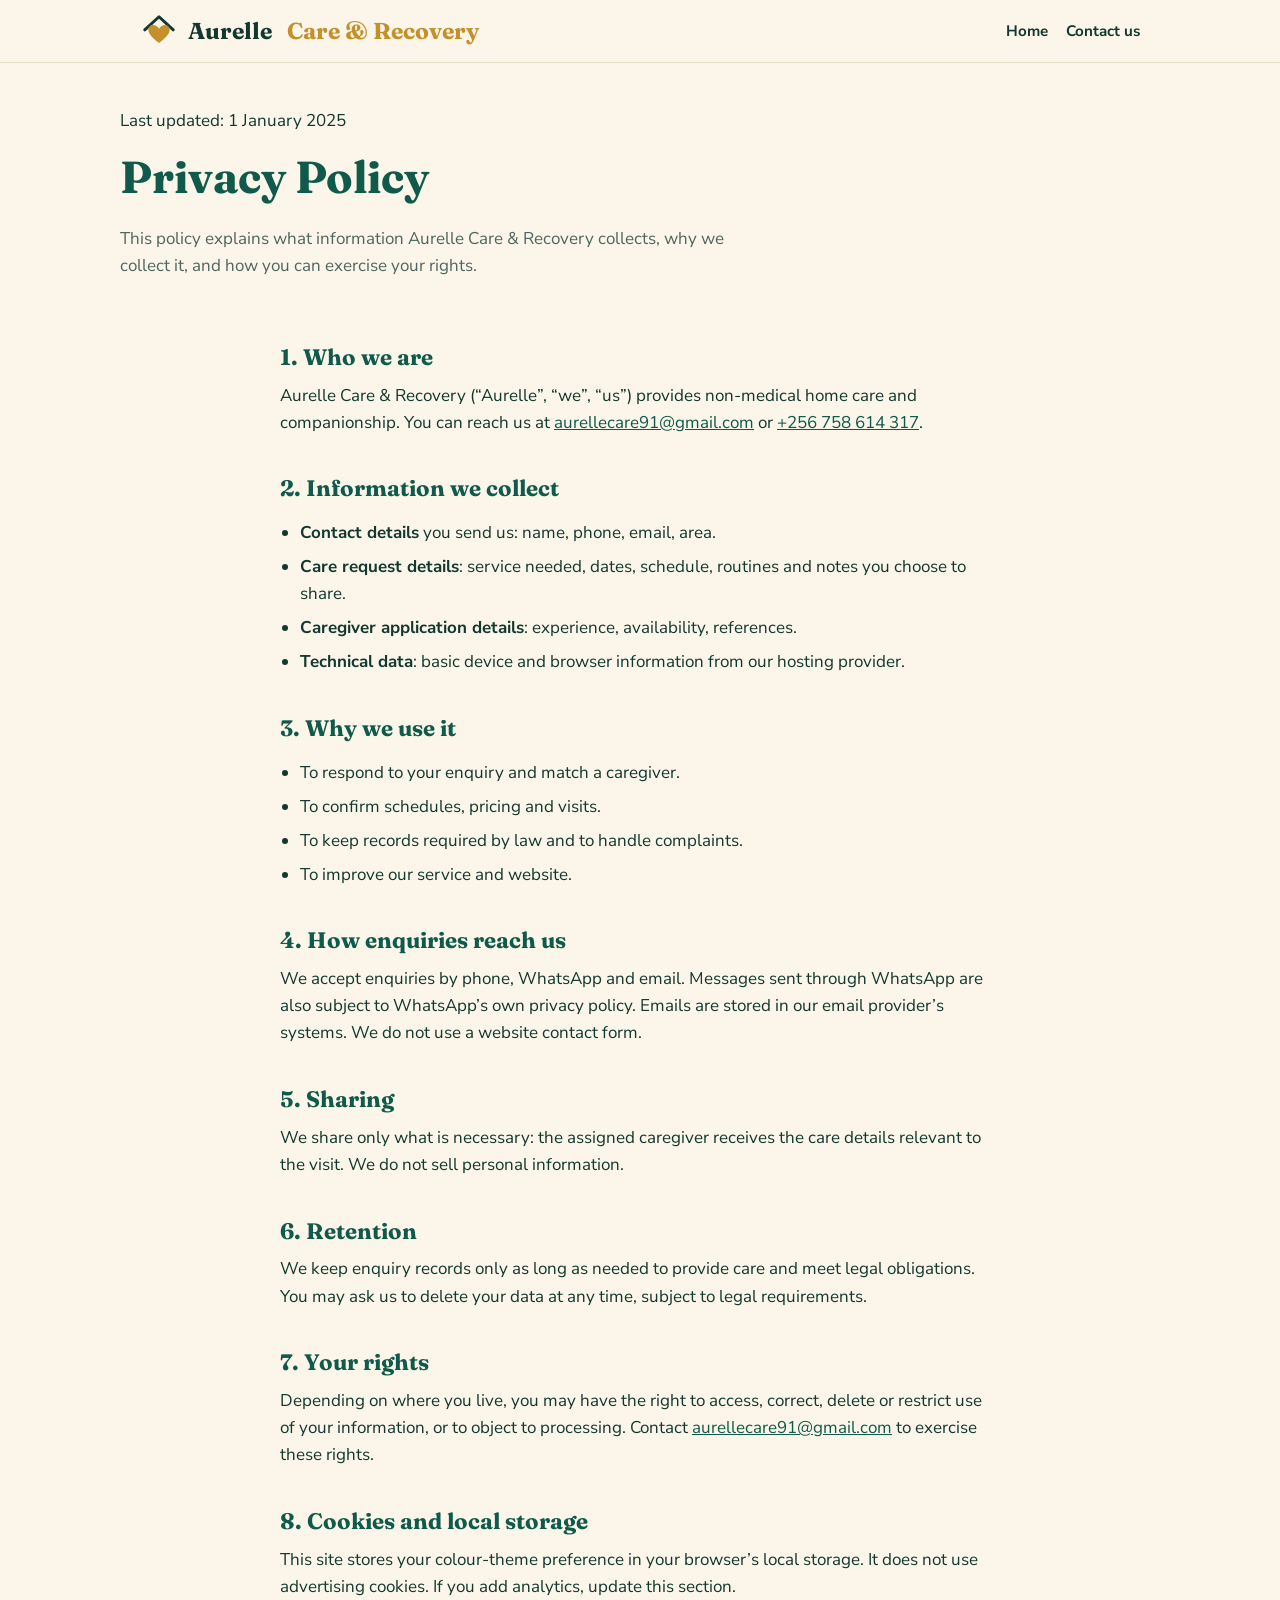
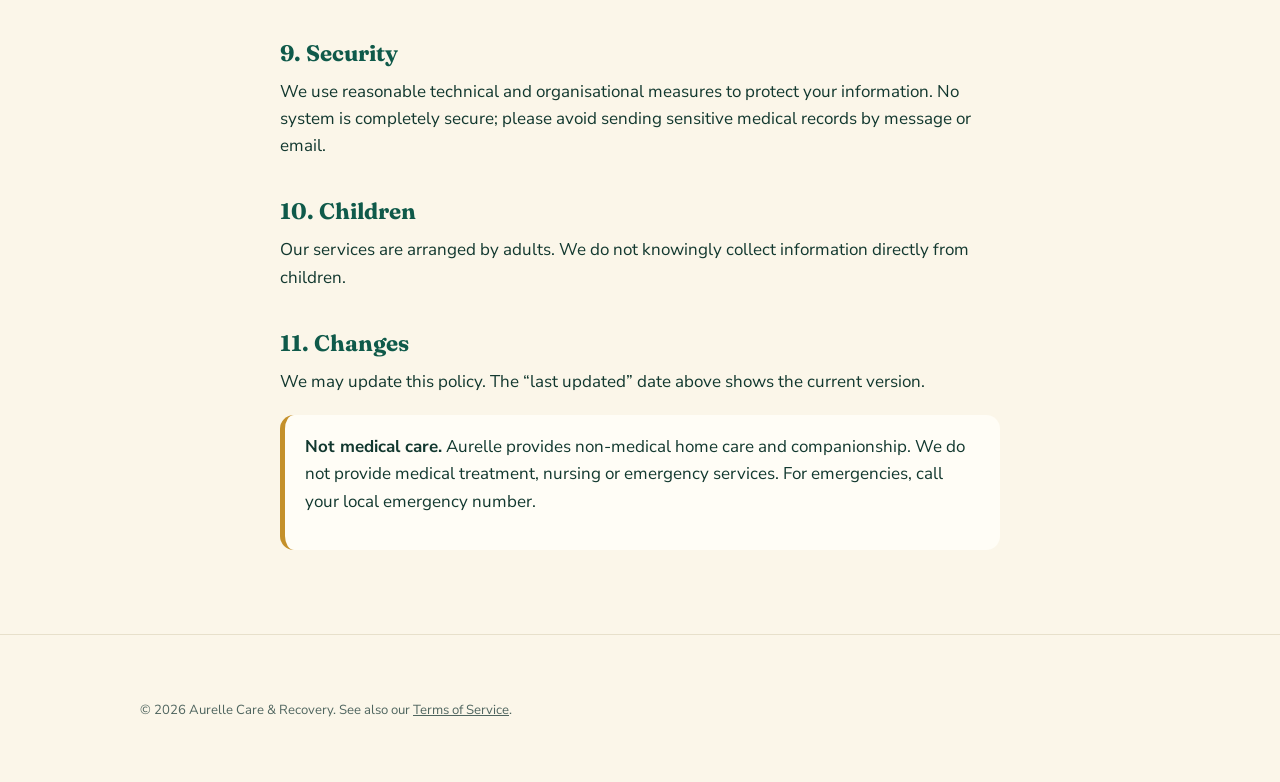
<file: privacy.html>
<!DOCTYPE html>
<html lang="en">
<head>
<meta charset="utf-8">
<meta name="viewport" content="width=device-width, initial-scale=1">
<title>Privacy Policy | Aurelle Care &amp; Recovery</title>
<meta name="description" content="How Aurelle Care & Recovery collects, uses and protects your personal information.">
<link rel="canonical" href="https://aurellecarerecovery.care/privacy.html">
<link rel="preconnect" href="https://fonts.googleapis.com">
<link rel="preconnect" href="https://fonts.gstatic.com" crossorigin>
<link href="https://fonts.googleapis.com/css2?family=Fraunces:wght@600;700&family=Dancing+Script:wght@600;700&family=Nunito+Sans:wght@400;600;700&display=swap" rel="stylesheet">
<link rel="stylesheet" href="styles.css">
</head>
<body>
<a class="skip" href="#main">Skip to content</a>
<header>
  <div class="header-inner">
    <a class="brand" href="index.html" aria-label="Aurelle Care and Recovery home">
      <svg width="38" height="38" viewBox="0 0 64 64" aria-hidden="true">
        <path d="M8 30 32 8l24 22" fill="none" stroke="currentColor" stroke-width="5" stroke-linecap="round" stroke-linejoin="round"/>
        <path d="M32 52C16 41 14 33 14 30c0-5 4-8 8-8 4 0 8 3 10 6 2-3 6-6 10-6 4 0 8 3 8 8 0 3-2 11-18 22z" fill="#c4902a"/>
      </svg>
      Aurelle<b>&nbsp;Care &amp; Recovery</b>
    </a>
    <nav aria-label="Main navigation">
      <a href="index.html">Home</a>
      <a href="index.html#contact">Contact us</a>
    </nav>
  </div>
</header>

<main id="main">
  <div class="wrap page-hero">
    <p class="updated">Last updated: 1 January 2025</p>
    <h1>Privacy Policy</h1>
    <p class="sub">This policy explains what information Aurelle Care &amp; Recovery collects, why we collect it, and how you can exercise your rights.</p>
  </div>

  <div class="wrap prose">
    <h2>1. Who we are</h2>
    <p>Aurelle Care &amp; Recovery (“Aurelle”, “we”, “us”) provides non-medical home care and companionship. You can reach us at <a href="mailto:aurellecare91@gmail.com">aurellecare91@gmail.com</a> or <a href="tel:+256758614317">+256 758 614 317</a>.</p>

    <h2>2. Information we collect</h2>
    <ul>
      <li><strong>Contact details</strong> you send us: name, phone, email, area.</li>
      <li><strong>Care request details</strong>: service needed, dates, schedule, routines and notes you choose to share.</li>
      <li><strong>Caregiver application details</strong>: experience, availability, references.</li>
      <li><strong>Technical data</strong>: basic device and browser information from our hosting provider.</li>
    </ul>

    <h2>3. Why we use it</h2>
    <ul>
      <li>To respond to your enquiry and match a caregiver.</li>
      <li>To confirm schedules, pricing and visits.</li>
      <li>To keep records required by law and to handle complaints.</li>
      <li>To improve our service and website.</li>
    </ul>

    <h2>4. How enquiries reach us</h2>
    <p>We accept enquiries by phone, WhatsApp and email. Messages sent through WhatsApp are also subject to WhatsApp’s own privacy policy. Emails are stored in our email provider’s systems. We do not use a website contact form.</p>

    <h2>5. Sharing</h2>
    <p>We share only what is necessary: the assigned caregiver receives the care details relevant to the visit. We do not sell personal information.</p>

    <h2>6. Retention</h2>
    <p>We keep enquiry records only as long as needed to provide care and meet legal obligations. You may ask us to delete your data at any time, subject to legal requirements.</p>

    <h2>7. Your rights</h2>
    <p>Depending on where you live, you may have the right to access, correct, delete or restrict use of your information, or to object to processing. Contact <a href="mailto:aurellecare91@gmail.com">aurellecare91@gmail.com</a> to exercise these rights.</p>

    <h2>8. Cookies and local storage</h2>
    <p>This site stores your colour-theme preference in your browser’s local storage. It does not use advertising cookies. If you add analytics, update this section.</p>

    <h2>9. Security</h2>
    <p>We use reasonable technical and organisational measures to protect your information. No system is completely secure; please avoid sending sensitive medical records by message or email.</p>

    <h2>10. Children</h2>
    <p>Our services are arranged by adults. We do not knowingly collect information directly from children.</p>

    <h2>11. Changes</h2>
    <p>We may update this policy. The “last updated” date above shows the current version.</p>

    <div class="callout">
      <p><strong>Not medical care.</strong> Aurelle provides non-medical home care and companionship. We do not provide medical treatment, nursing or emergency services. For emergencies, call your local emergency number.</p>
    </div>
  </div>
</main>

<footer>
  <div class="wrap">
    <p class="fine">© <span id="year"></span> Aurelle Care &amp; Recovery. See also our <a href="terms.html">Terms of Service</a>.</p>
  </div>
</footer>
<script src="app.js"></script>
</body>
</html>
</file>
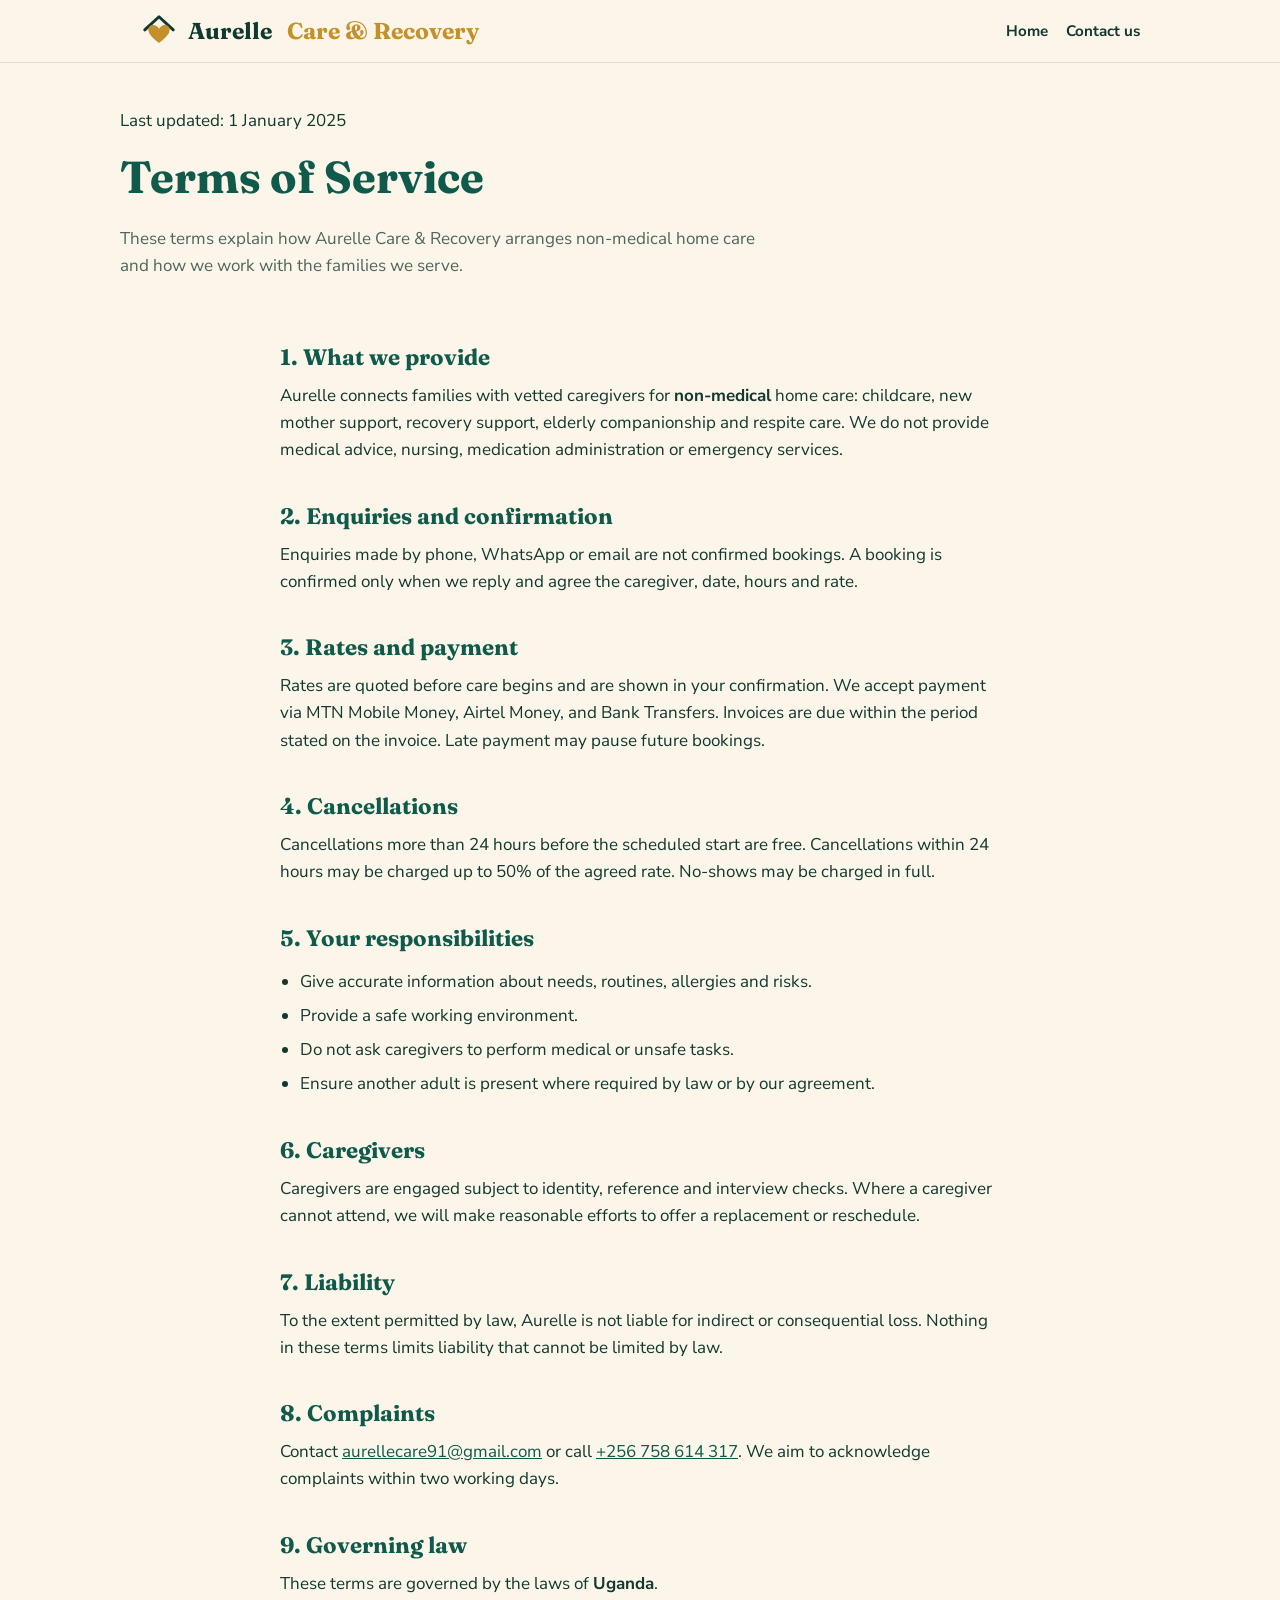
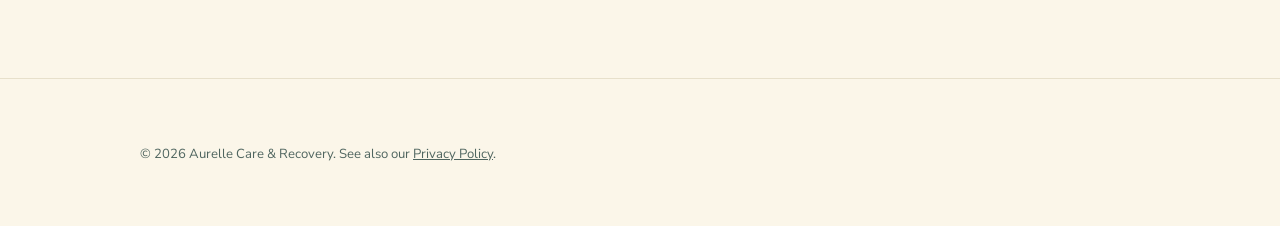
<file: terms.html>
<!DOCTYPE html>
<html lang="en">
<head>
<meta charset="utf-8">
<meta name="viewport" content="width=device-width, initial-scale=1">
<title>Terms of Service | Aurelle Care &amp; Recovery</title>
<meta name="description" content="Terms of service for arranging non-medical home care with Aurelle Care & Recovery.">
<link rel="canonical" href="https://aurellecarerecovery.care/terms.html">
<link rel="preconnect" href="https://fonts.googleapis.com">
<link rel="preconnect" href="https://fonts.gstatic.com" crossorigin>
<link href="https://fonts.googleapis.com/css2?family=Fraunces:wght@600;700&family=Dancing+Script:wght@600;700&family=Nunito+Sans:wght@400;600;700&display=swap" rel="stylesheet">
<link rel="stylesheet" href="styles.css">
</head>
<body>
<a class="skip" href="#main">Skip to content</a>
<header>
  <div class="header-inner">
    <a class="brand" href="index.html" aria-label="Aurelle Care and Recovery home">
      <svg width="38" height="38" viewBox="0 0 64 64" aria-hidden="true">
        <path d="M8 30 32 8l24 22" fill="none" stroke="currentColor" stroke-width="5" stroke-linecap="round" stroke-linejoin="round"/>
        <path d="M32 52C16 41 14 33 14 30c0-5 4-8 8-8 4 0 8 3 10 6 2-3 6-6 10-6 4 0 8 3 8 8 0 3-2 11-18 22z" fill="#c4902a"/>
      </svg>
      Aurelle<b>&nbsp;Care &amp; Recovery</b>
    </a>
    <nav aria-label="Main navigation">
      <a href="index.html">Home</a>
      <a href="index.html#contact">Contact us</a>
    </nav>
  </div>
</header>

<main id="main">
  <div class="wrap page-hero">
    <p class="updated">Last updated: 1 January 2025</p>
    <h1>Terms of Service</h1>
    <p class="sub">These terms explain how Aurelle Care &amp; Recovery arranges non-medical home care and how we work with the families we serve.</p>
  </div>

  <div class="wrap prose">
    <h2>1. What we provide</h2>
    <p>Aurelle connects families with vetted caregivers for <strong>non-medical</strong> home care: childcare, new mother support, recovery support, elderly companionship and respite care. We do not provide medical advice, nursing, medication administration or emergency services.</p>

    <h2>2. Enquiries and confirmation</h2>
    <p>Enquiries made by phone, WhatsApp or email are not confirmed bookings. A booking is confirmed only when we reply and agree the caregiver, date, hours and rate.</p>

    <h2>3. Rates and payment</h2>
    <p>Rates are quoted before care begins and are shown in your confirmation. We accept payment via MTN Mobile Money, Airtel Money, and Bank Transfers. Invoices are due within the period stated on the invoice. Late payment may pause future bookings.</p>

    <h2>4. Cancellations</h2>
    <p>Cancellations more than 24 hours before the scheduled start are free. Cancellations within 24 hours may be charged up to 50% of the agreed rate. No-shows may be charged in full.</p>

    <h2>5. Your responsibilities</h2>
    <ul>
      <li>Give accurate information about needs, routines, allergies and risks.</li>
      <li>Provide a safe working environment.</li>
      <li>Do not ask caregivers to perform medical or unsafe tasks.</li>
      <li>Ensure another adult is present where required by law or by our agreement.</li>
    </ul>

    <h2>6. Caregivers</h2>
    <p>Caregivers are engaged subject to identity, reference and interview checks. Where a caregiver cannot attend, we will make reasonable efforts to offer a replacement or reschedule.</p>

    <h2>7. Liability</h2>
    <p>To the extent permitted by law, Aurelle is not liable for indirect or consequential loss. Nothing in these terms limits liability that cannot be limited by law.</p>

    <h2>8. Complaints</h2>
    <p>Contact <a href="mailto:aurellecare91@gmail.com">aurellecare91@gmail.com</a> or call <a href="tel:+256758614317">+256 758 614 317</a>. We aim to acknowledge complaints within two working days.</p>

    <h2>9. Governing law</h2>
    <p>These terms are governed by the laws of <strong>Uganda</strong>.</p>
  </div>
</main>

<footer>
  <div class="wrap">
    <p class="fine">© <span id="year"></span> Aurelle Care &amp; Recovery. See also our <a href="privacy.html">Privacy Policy</a>.</p>
  </div>
</footer>
<script src="app.js"></script>
</body>
</html>
</file>
<file: styles.css>
/* styles.css — Aurelle Care & Recovery */
:root{
  --bg:#fbf6e9;--ink:#12382f;--green:#0f5a4a;--gold:#c4902a;--soft:#f1ead6;
  --card:#fffdf6;--muted:#4f655f;--line:#c9bf9f;--rose:#c8647a;--blue:#3b7ba6;
  color-scheme:light;
}
@media (prefers-color-scheme:dark){
  :root:not([data-theme="light"]){
    --bg:#0d2a24;--ink:#f3ecd8;--green:#e3c46f;--gold:#e3b04b;--soft:#14382f;
    --card:#123329;--muted:#b5c6bf;--line:#3b5a50;color-scheme:dark;
  }
}
:root[data-theme="dark"]{
  --bg:#0d2a24;--ink:#f3ecd8;--green:#e3c46f;--gold:#e3b04b;--soft:#14382f;
  --card:#123329;--muted:#b5c6bf;--line:#3b5a50;color-scheme:dark;
}
:root[data-theme="light"]{
  --bg:#fbf6e9;--ink:#12382f;--green:#0f5a4a;--gold:#c4902a;--soft:#f1ead6;
  --card:#fffdf6;--muted:#4f655f;--line:#c9bf9f;color-scheme:light;
}
*,*::before,*::after{box-sizing:border-box}
html{scroll-behavior:smooth}
body{margin:0;background:var(--bg);color:var(--ink);font-family:'Nunito Sans',system-ui,sans-serif;line-height:1.6;font-size:17px}
h1,h2,h3,h4{font-family:Fraunces,Georgia,serif;line-height:1.15;margin:0 0 .5em}
p{margin:0 0 1em}
a{color:var(--green)}
img,svg{max-width:100%}
.script{font-family:'Dancing Script',cursive;color:var(--gold)}
.wrap{max-width:1040px;margin:0 auto;padding:0 20px}
section{padding:64px 0}
.skip{position:absolute;left:-9999px;top:0;background:var(--card);color:var(--ink);padding:12px 16px;z-index:99;border-radius:0 0 12px 0}
.skip:focus{left:0}

/* header */
header{position:sticky;top:0;z-index:50;background:color-mix(in srgb,var(--bg) 92%,transparent);backdrop-filter:blur(10px);border-bottom:1px solid color-mix(in srgb,var(--line) 45%,transparent)}
.header-inner{max-width:1040px;margin:0 auto;padding:12px 20px;display:flex;align-items:center;gap:16px;flex-wrap:wrap}
.brand{display:flex;align-items:center;gap:10px;text-decoration:none;color:var(--ink);font-family:Fraunces,serif;font-weight:700;font-size:23px;margin-right:auto}
.brand b{color:var(--gold);font-weight:700}
nav{display:flex;align-items:center;gap:18px;flex-wrap:wrap}
nav a{text-decoration:none;font-weight:700;font-size:.95rem;color:var(--ink)}
nav a:hover,nav a[aria-current="page"]{color:var(--gold)}
.btn{display:inline-block;background:var(--gold);color:#1b1405;font-weight:700;padding:12px 22px;border-radius:999px;text-decoration:none;border:0;font:inherit;font-weight:700;cursor:pointer;text-align:center}
.btn.alt{background:transparent;color:var(--ink);border:2px solid var(--ink)}
.btn.small{padding:9px 16px;font-size:.92rem}
.btn:focus-visible,a:focus-visible,button:focus-visible,input:focus-visible,select:focus-visible,textarea:focus-visible,summary:focus-visible{outline:3px solid var(--blue);outline-offset:2px}
.theme-btn{background:transparent;border:1.5px solid var(--line);color:var(--ink);border-radius:999px;padding:8px 12px;font:inherit;font-size:.85rem;font-weight:700;cursor:pointer}

/* hero */
.hero{padding:48px 0 56px;display:grid;gap:32px;align-items:center}
@media(min-width:820px){.hero{grid-template-columns:1.2fr .9fr}}
.hero h1{font-size:clamp(2.2rem,6vw,3.5rem);color:var(--green)}
.hero p{max-width:36em;color:var(--muted);font-size:1.08rem}
.cta{display:flex;gap:12px;flex-wrap:wrap;margin-top:24px}
.hero-art{background:var(--card);border-radius:28px 120px 28px 28px;padding:40px 24px;display:grid;justify-items:center;text-align:center;gap:4px;border:1px solid color-mix(in srgb,var(--line) 40%,transparent)}
.wm{font-family:Fraunces,serif;font-weight:700;font-size:clamp(2.6rem,8vw,3.8rem);color:var(--green);line-height:1}
.wm2{font-family:Fraunces,serif;letter-spacing:.18em;text-transform:uppercase;font-size:.8rem;color:var(--muted);margin-bottom:8px}
.chips{display:flex;gap:10px;flex-wrap:wrap;margin-top:22px}
.chip{display:flex;align-items:center;gap:10px;background:var(--card);border-radius:16px;padding:10px 14px;font-weight:700;font-size:.9rem;border:1px solid color-mix(in srgb,var(--line) 40%,transparent)}
.chip i{width:12px;height:12px;border-radius:50%;flex:none}

/* services - updated for images */
.grid{display:grid;gap:16px;grid-template-columns:repeat(auto-fit,minmax(210px,1fr));margin-top:28px}
.svc{background:var(--card);border-radius:22px;padding:0;border:1px solid color-mix(in srgb,var(--line) 40%,transparent);overflow:hidden;display:flex;flex-direction:column;transition:transform .2s ease}
.svc:hover{transform:translateY(-4px);box-shadow:0 8px 24px rgba(0,0,0,0.06)}
.svc-img{width:100%;height:180px;object-fit:cover;display:block}
.svc-content{padding:22px;display:flex;flex-direction:column;gap:10px;flex-grow:1}
.svc-icon{width:44px;height:44px;object-fit:contain;margin-bottom:4px}
.svc h3{font-size:1.25rem;color:var(--green);margin:0}
.svc p{margin:0;font-size:.96rem;color:var(--muted)}
.sub{color:var(--muted);max-width:38em}

/* steps */
.steps{counter-reset:s;display:grid;gap:16px;grid-template-columns:repeat(auto-fit,minmax(220px,1fr));margin-top:28px}
.steps div{background:var(--card);border-radius:18px;padding:22px;border-left:5px solid var(--gold);counter-increment:s}
.steps div::before{content:counter(s);display:inline-grid;place-items:center;width:32px;height:32px;border-radius:50%;background:var(--gold);color:#1b1405;font-weight:700;margin-bottom:10px}
.steps h3{font-size:1.1rem}
.steps p{margin:0;color:var(--muted)}

/* trust badges */
.trust-badges{display:grid;grid-template-columns:repeat(auto-fit,minmax(140px,1fr));gap:12px;margin-top:32px}
.badge-item{background:var(--card);border-radius:16px;padding:16px;text-align:center;display:flex;flex-direction:column;align-items:center;gap:8px;border:1px solid color-mix(in srgb,var(--line) 40%,transparent)}
.badge-item svg{width:24px;height:24px;color:var(--green)}
.badge-item span{font-size:.85rem;font-weight:700;line-height:1.2}

.trust{background:var(--green);color:#fbf6e9}
.trust h2{color:#fbf6e9}
.trust p,.trust li{color:#fbf6e9}
.trust ul{padding-left:1.1em;margin:0}
.trust li{margin:.5em 0}
:root[data-theme="dark"] .trust{background:var(--soft);color:var(--ink)}
:root[data-theme="dark"] .trust h2,
:root[data-theme="dark"] .trust p,
:root[data-theme="dark"] .trust li{color:var(--ink)}
@media (prefers-color-scheme:dark){
  :root:not([data-theme="light"]) .trust{background:var(--soft);color:var(--ink)}
  :root:not([data-theme="light"]) .trust h2,
  :root:not([data-theme="light"]) .trust p,
  :root:not([data-theme="light"]) .trust li{color:var(--ink)}
}

/* pricing */
.pricing{display:grid;gap:16px;grid-template-columns:repeat(auto-fit,minmax(240px,1fr));margin-top:28px}
.price{background:var(--card);border-radius:22px;padding:26px 22px;border:1.5px solid color-mix(in srgb,var(--line) 45%,transparent);display:flex;flex-direction:column;gap:10px}
.price.featured{border-color:var(--gold);box-shadow:0 6px 0 color-mix(in srgb,var(--gold) 30%,transparent)}
.price .amount{font-family:Fraunces,serif;font-size:2rem;color:var(--green);line-height:1}
.price .unit{font-size:.85rem;color:var(--muted);font-weight:700;text-transform:uppercase;letter-spacing:.08em}
.price ul{margin:0;padding-left:1.1em;font-size:.95rem;color:var(--muted)}
.price li{margin:.35em 0}
.badge{align-self:flex-start;background:var(--gold);color:#1b1405;font-size:.75rem;font-weight:700;padding:4px 10px;border-radius:999px;text-transform:uppercase;letter-spacing:.06em}
.price-note{font-size:.88rem;color:var(--muted);margin-top:18px;max-width:760px}

/* payment methods */
.payment-box{background:var(--card);border-radius:22px;padding:24px;margin-top:24px;border:1px solid color-mix(in srgb,var(--line) 40%,transparent);max-width:760px}
.payment-box h3{font-size:1.2rem;margin-bottom:12px;color:var(--green)}
.payment-list{display:flex;flex-wrap:wrap;gap:12px}
.pay-item{background:var(--bg);border:1px solid var(--line);padding:10px 16px;border-radius:12px;font-weight:700;font-size:.95rem;display:flex;align-items:center;gap:8px}
.pay-item::before{content:"✓";color:var(--gold);font-weight:bold}

/* testimonials */
.quotes{display:grid;gap:16px;grid-template-columns:repeat(auto-fit,minmax(240px,1fr));margin-top:28px}
blockquote{margin:0;background:var(--card);border-radius:20px;padding:24px;border-left:5px solid var(--rose);font-size:.98rem}
blockquote p{margin:0 0 12px;font-style:italic}
blockquote footer{all:unset;display:block;font-weight:700;font-size:.9rem;color:var(--muted)}

/* faq */
.faq{max-width:760px;margin-top:28px}
.faq details{background:var(--card);border-radius:16px;padding:0 20px;margin-bottom:10px;border:1px solid color-mix(in srgb,var(--line) 40%,transparent)}
.faq summary{cursor:pointer;font-weight:700;padding:16px 0;list-style:none;display:flex;justify-content:space-between;gap:16px;align-items:center}
.faq summary::-webkit-details-marker{display:none}
.faq summary::after{content:"+";font-size:1.4rem;color:var(--gold);line-height:1;flex:none}
.faq details[open] summary::after{content:"–"}
.faq details p{margin:0 0 16px;color:var(--muted)}

/* contact block */
.book{background:var(--soft)}
.contact-grid{display:grid;gap:16px;grid-template-columns:repeat(auto-fit,minmax(220px,1fr));margin-top:28px;max-width:900px}
.contact-card{background:var(--card);border-radius:22px;padding:24px;border:1px solid color-mix(in srgb,var(--line) 40%,transparent);display:flex;flex-direction:column;gap:8px;text-decoration:none;color:var(--ink);transition:border-color .15s ease, transform .15s ease}
.contact-card:hover{border-color:var(--gold);transform:translateY(-2px)}
.contact-card .ico{width:40px;height:40px;border-radius:12px;display:grid;place-items:center;background:color-mix(in srgb,var(--gold) 22%,transparent);color:var(--green);margin-bottom:6px}
.contact-card h3{margin:0;font-size:1.05rem}
.contact-card p{margin:0;font-size:.93rem;color:var(--muted);word-break:break-word}
.contact-card strong{color:var(--ink);font-size:1rem}
.callout{background:var(--card);border-left:5px solid var(--gold);border-radius:14px;padding:18px 20px;margin:20px 0}
.note{font-size:.88rem;color:var(--muted);margin:0}
.howto{background:var(--card);border-radius:18px;padding:22px;border:1px solid color-mix(in srgb,var(--line) 40%,transparent);margin-top:24px;max-width:760px}
.howto ol{padding-left:1.2em;margin:.5em 0 0}
.howto li{margin:.4em 0}

/* caregiver join */
.join{background:var(--bg)}
.join-card{background:var(--card);border-radius:24px;padding:28px;border:1px solid color-mix(in srgb,var(--line) 40%,transparent);display:grid;gap:14px;max-width:760px}

/* legal / long-form */
.page-hero{padding:44px 0 8px}
.page-hero h1{font-size:clamp(1.9rem,5vw,2.8rem);color:var(--green)}
.prose{max-width:760px;padding-bottom:64px}
.prose h2{font-size:1.4rem;margin-top:1.8em;color:var(--green)}
.prose h3{font-size:1.1rem;margin-top:1.4em}
.prose ul,.prose ol{padding-left:1.2em}
.prose li{margin:.4em 0}
.prose .updated{font-size:.88rem;color:var(--muted);font-weight:700;text-transform:uppercase;letter-spacing:.06em}

/* floating whatsapp */
.wa-fab{position:fixed;right:18px;bottom:18px;z-index:60;width:56px;height:56px;border-radius:50%;display:grid;place-items:center;background:#25d366;color:#fff;box-shadow:0 6px 18px rgba(0,0,0,.25);text-decoration:none}
.wa-fab:hover{background:#1ebe5d}
.wa-fab:focus-visible{outline:3px solid var(--blue);outline-offset:3px}
@media (prefers-reduced-motion:no-preference){
  .wa-fab{transition:transform .15s ease, background .15s ease}
  .wa-fab:hover{transform:translateY(-2px)}
}

/* footer */
footer{padding:36px 0 48px;color:var(--muted);border-top:1px solid color-mix(in srgb,var(--line) 40%,transparent)}
footer .script{font-size:1.6rem}
.footer-grid{display:grid;gap:24px;grid-template-columns:repeat(auto-fit,minmax(190px,1fr));text-align:left}
footer h3{font-size:1rem;color:var(--ink);margin-bottom:.6em}
footer ul{list-style:none;padding:0;margin:0;font-size:.93rem}
footer li{margin:.35em 0}
footer a{color:var(--muted)}
footer a:hover{color:var(--gold)}
.fine{font-size:.82rem;margin-top:28px;line-height:1.7}

@media (prefers-reduced-motion:reduce){
  html{scroll-behavior:auto}
  *,*::before,*::after{animation:none!important;transition:none!important}
}
</file>
